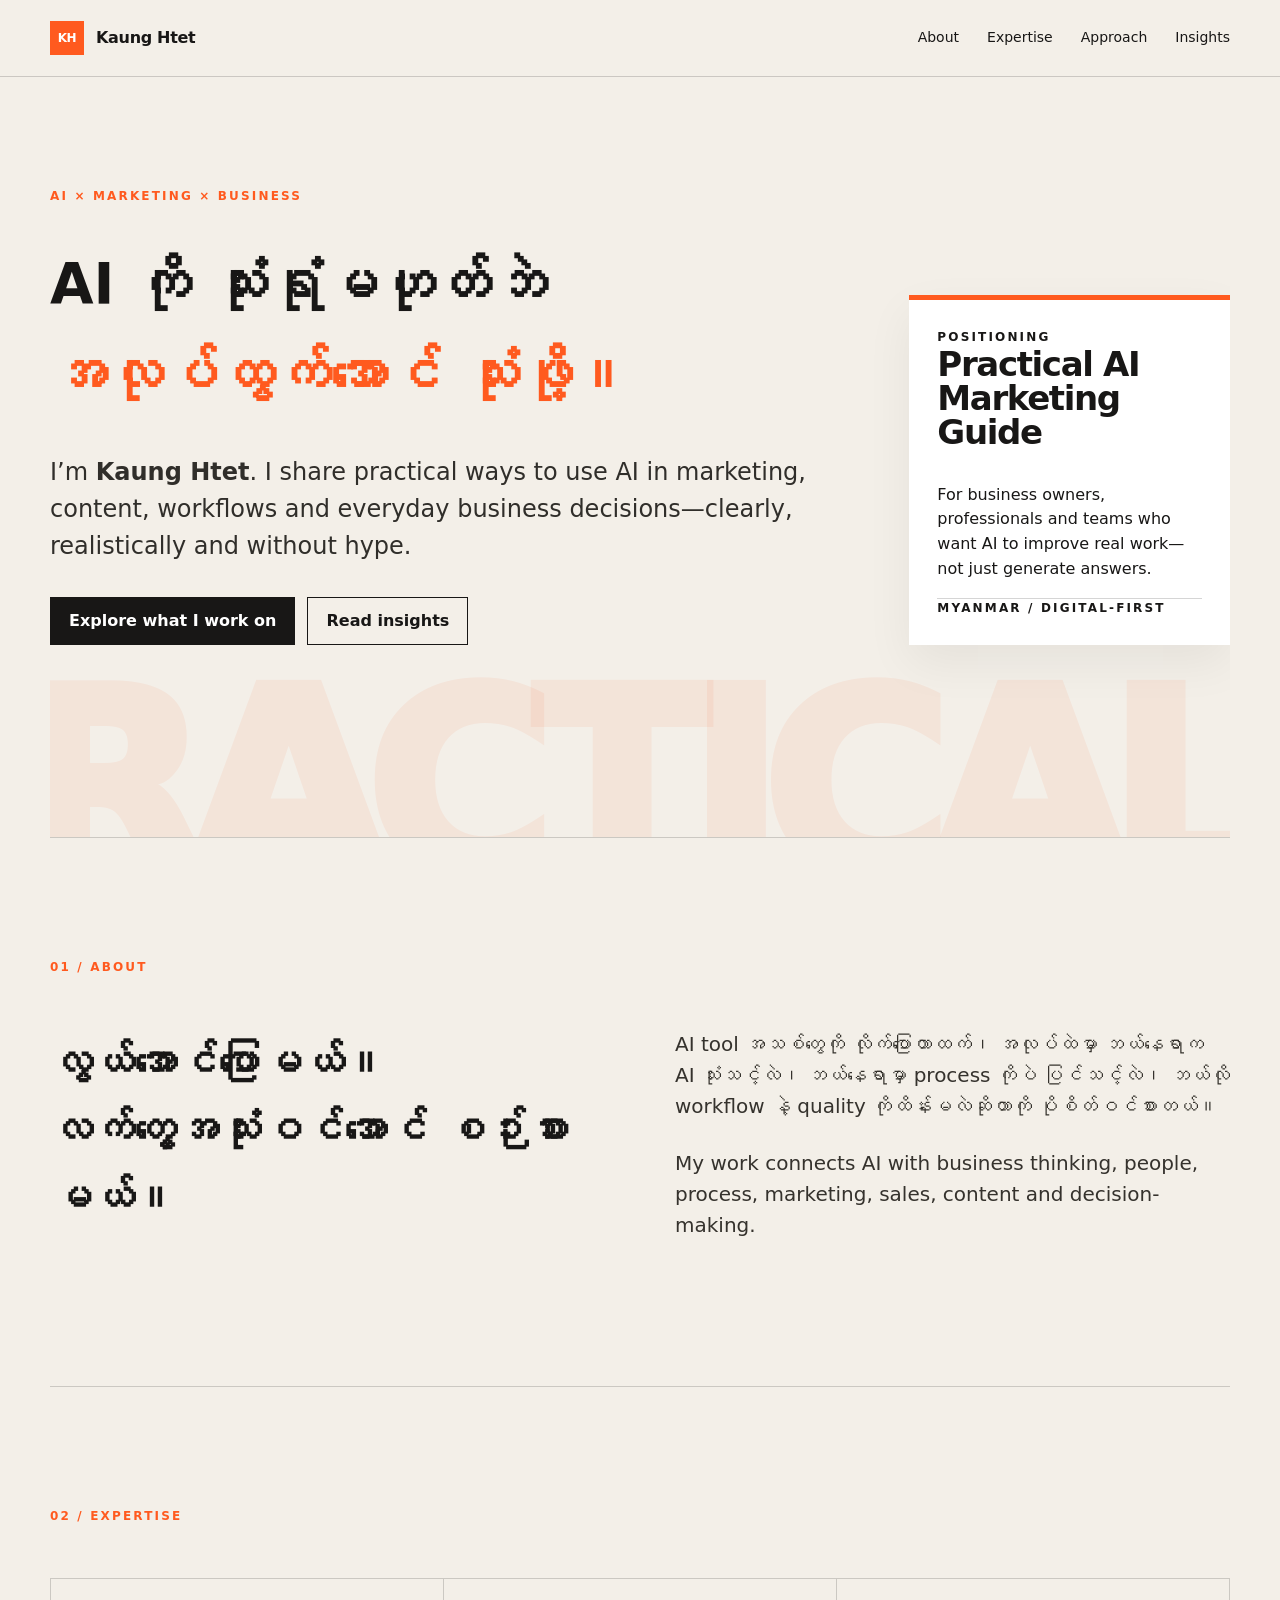
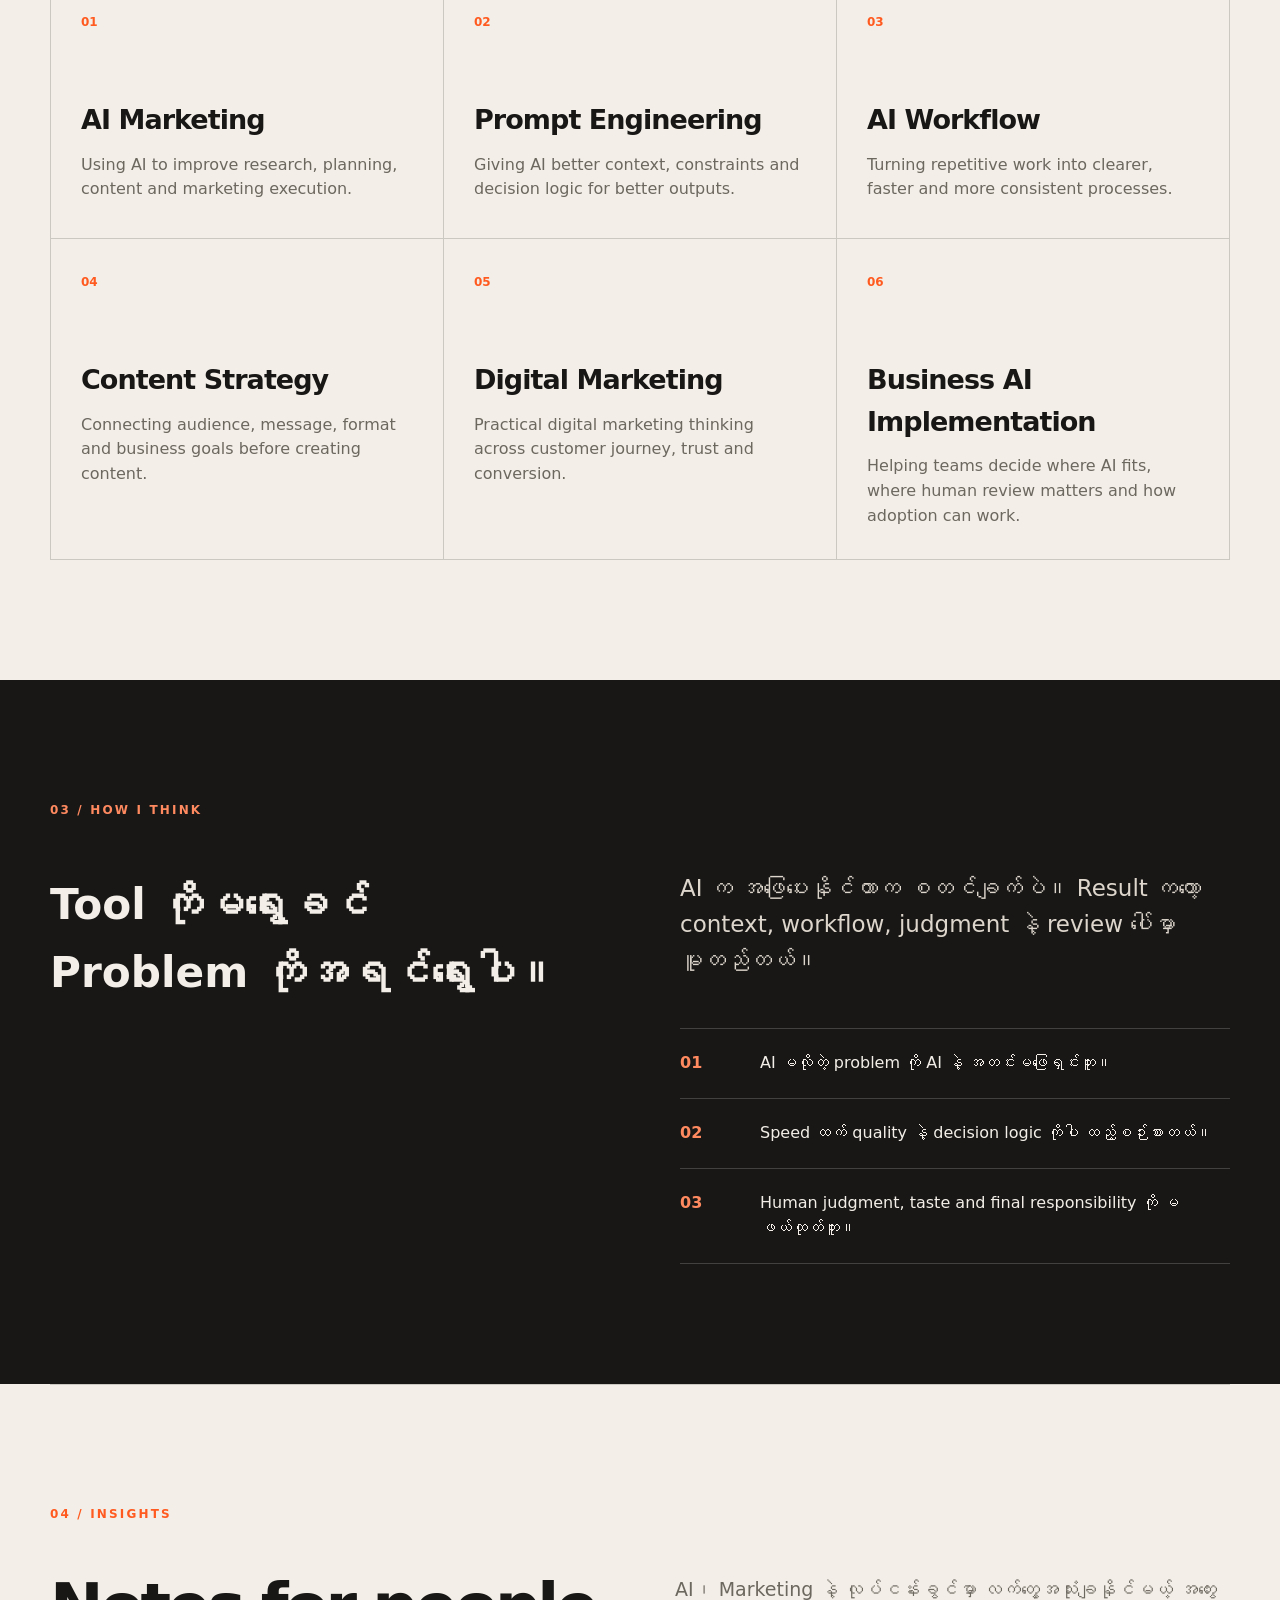
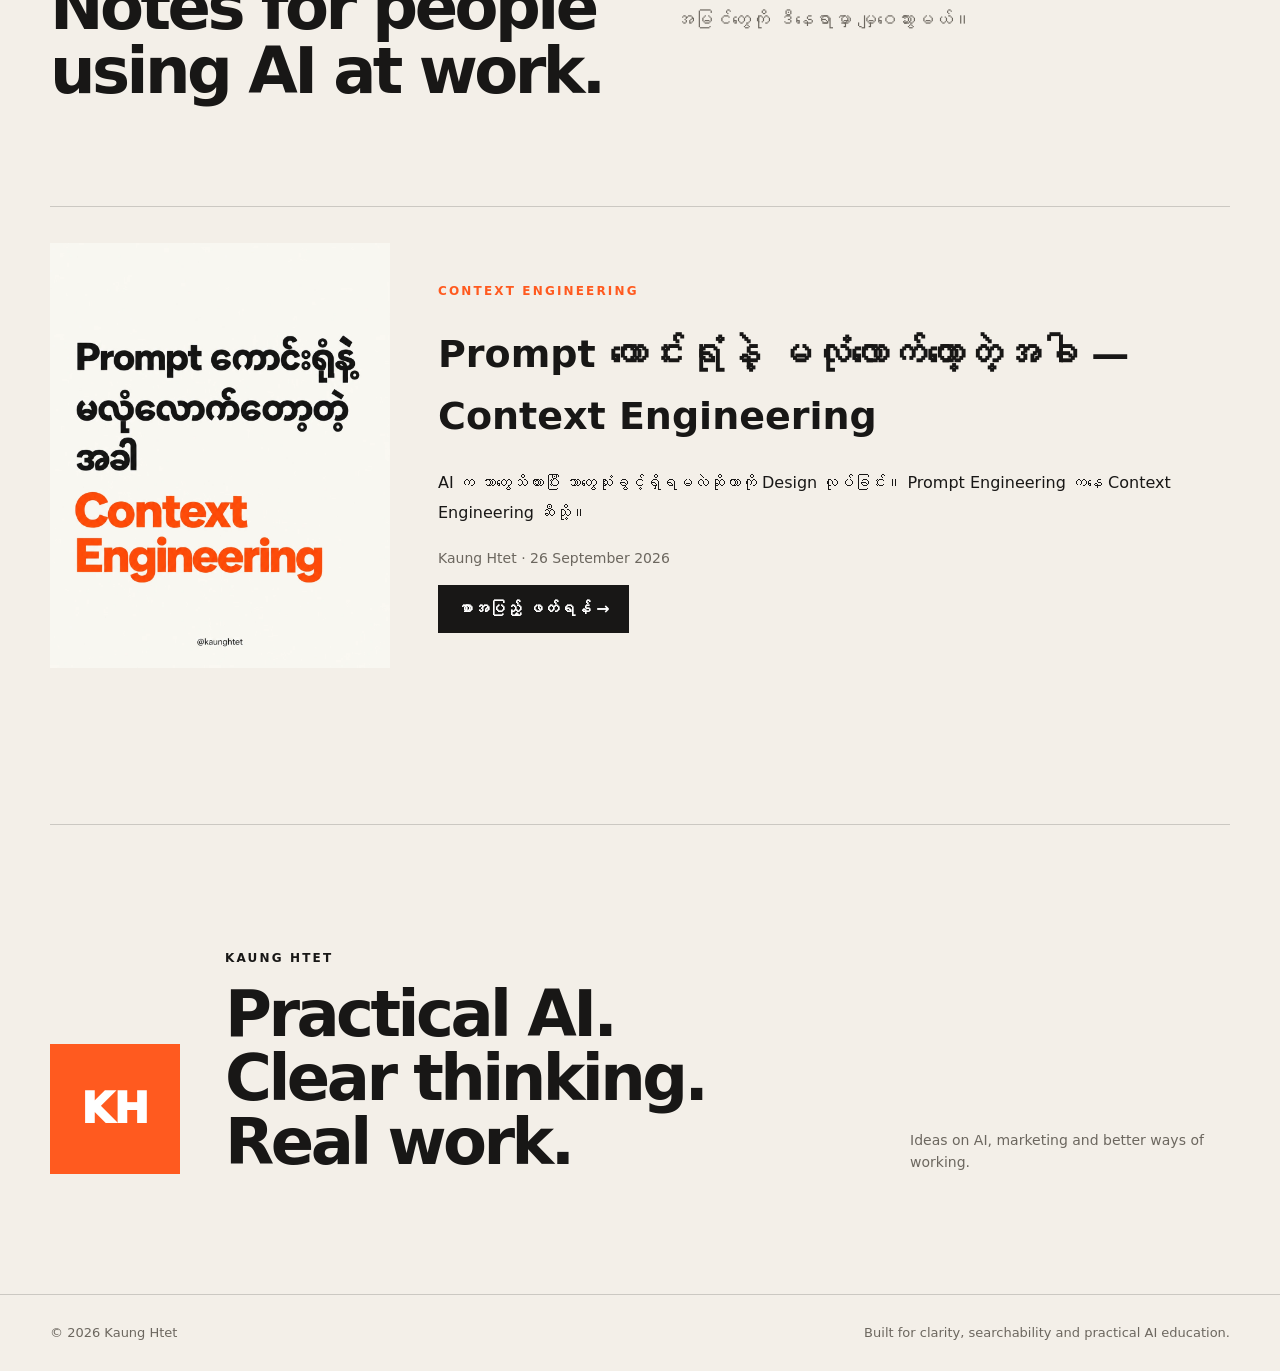
<file: index.html>
<!doctype html>
<html lang="en">
<head>
  <meta charset="utf-8" />
  <meta name="viewport" content="width=device-width, initial-scale=1" />
  <title>Kaung Htet — AI Marketing & Business AI</title>
  <meta name="description" content="Kaung Htet shares practical AI marketing, prompt engineering, AI workflow, content strategy, digital marketing, and business AI implementation for Myanmar businesses and professionals." />
  <meta name="robots" content="index,follow,max-image-preview:large,max-snippet:-1,max-video-preview:-1" />
  <meta name="theme-color" content="#F3EFE8" />
  <link rel="canonical" href="https://aungcocoadesigner-cpu.github.io/" />
  <meta property="og:type" content="website" />
  <meta property="og:url" content="https://aungcocoadesigner-cpu.github.io/" />
  <meta property="og:title" content="Kaung Htet — AI Marketing & Business AI" />
  <meta property="og:description" content="Practical AI for marketing, workflow and real business use." />
  <meta property="og:locale" content="en_US" />
  <meta property="og:locale:alternate" content="my_MM" />
  <meta name="twitter:card" content="summary_large_image" />
  <link rel="stylesheet" href="styles.css" />
  <link rel="stylesheet" href="posts.css" />
  <script type="application/ld+json">
  {
    "@context": "https://schema.org",
    "@type": "ProfilePage",
    "name": "Kaung Htet",
    "url": "https://aungcocoadesigner-cpu.github.io/",
    "mainEntity": {
      "@type": "Person",
      "name": "Kaung Htet",
      "url": "https://aungcocoadesigner-cpu.github.io/",
      "jobTitle": "AI Marketing & Business AI Practitioner",
      "description": "Practical AI marketing, prompt engineering, AI workflow, content strategy, digital marketing and business AI implementation.",
      "knowsAbout": [
        "AI Marketing",
        "Prompt Engineering",
        "AI Workflow",
        "Content Strategy",
        "Digital Marketing",
        "Business AI Implementation"
      ]
    }
  }
  </script>
</head>
<body>
  <a class="skip-link" href="#main">Skip to content</a>

  <header class="site-header">
    <div class="shell nav-wrap">
      <a class="brand" href="#top" aria-label="Kaung Htet home">
        <span class="brand-mark">KH</span>
        <span>Kaung Htet</span>
      </a>
      <button class="menu-button" type="button" aria-expanded="false" aria-controls="site-nav">Menu</button>
      <nav id="site-nav" class="site-nav" aria-label="Primary navigation">
        <a href="#about">About</a>
        <a href="#expertise">Expertise</a>
        <a href="#thinking">Approach</a>
        <a href="#insights">Insights</a>
      </nav>
    </div>
  </header>

  <main id="main">
    <section id="top" class="hero shell">
      <div class="eyebrow">AI × MARKETING × BUSINESS</div>
      <div class="hero-grid">
        <div>
          <h1 lang="my">AI ကို သုံးရုံမဟုတ်ဘဲ<br><span>အလုပ်ထွက်အောင် သုံးဖို့။</span></h1>
          <p class="hero-copy">
            I’m <strong>Kaung Htet</strong>. I share practical ways to use AI in marketing,
            content, workflows and everyday business decisions—clearly, realistically and without hype.
          </p>
          <div class="hero-actions">
            <a class="button primary" href="#expertise">Explore what I work on</a>
            <a class="button ghost" href="#insights">Read insights</a>
          </div>
        </div>
        <aside class="hero-card" aria-label="Profile summary">
          <span class="micro">POSITIONING</span>
          <p class="big-card-copy">Practical AI Marketing Guide</p>
          <p>For business owners, professionals and teams who want AI to improve real work—not just generate answers.</p>
          <div class="card-rule"></div>
          <span class="micro">MYANMAR / DIGITAL-FIRST</span>
        </aside>
      </div>
      <div class="hero-word" aria-hidden="true">PRACTICAL</div>
    </section>

    <section id="about" class="section shell">
      <div class="section-label">01 / ABOUT</div>
      <div class="two-col">
        <h2 lang="my">လွယ်အောင်ပြောမယ်။<br>လက်တွေ့အသုံးဝင်အောင် စဉ်းစားမယ်။</h2>
        <div class="prose">
          <p>
            AI tool အသစ်တွေကို လိုက်ပြောတာထက်၊ အလုပ်ထဲမှာ ဘယ်နေရာက AI သုံးသင့်လဲ၊
            ဘယ်နေရာမှာ process ကိုပဲ ပြင်သင့်လဲ၊ ဘယ်လို workflow နဲ့ quality ကိုထိန်းမလဲဆိုတာကို ပိုစိတ်ဝင်စားတယ်။
          </p>
          <p>
            My work connects AI with business thinking, people, process, marketing, sales, content and decision-making.
          </p>
        </div>
      </div>
    </section>

    <section id="expertise" class="section shell">
      <div class="section-label">02 / EXPERTISE</div>
      <div class="expertise-grid">
        <article class="expertise-card"><span>01</span><h3>AI Marketing</h3><p>Using AI to improve research, planning, content and marketing execution.</p></article>
        <article class="expertise-card"><span>02</span><h3>Prompt Engineering</h3><p>Giving AI better context, constraints and decision logic for better outputs.</p></article>
        <article class="expertise-card"><span>03</span><h3>AI Workflow</h3><p>Turning repetitive work into clearer, faster and more consistent processes.</p></article>
        <article class="expertise-card"><span>04</span><h3>Content Strategy</h3><p>Connecting audience, message, format and business goals before creating content.</p></article>
        <article class="expertise-card"><span>05</span><h3>Digital Marketing</h3><p>Practical digital marketing thinking across customer journey, trust and conversion.</p></article>
        <article class="expertise-card"><span>06</span><h3>Business AI Implementation</h3><p>Helping teams decide where AI fits, where human review matters and how adoption can work.</p></article>
      </div>
    </section>

    <section id="thinking" class="section inverse">
      <div class="shell">
        <div class="section-label light">03 / HOW I THINK</div>
        <div class="thinking-grid">
          <h2 lang="my">Tool ကိုမရွေးခင်<br>Problem ကိုအရင်ရွေးပါ။</h2>
          <div>
            <p class="lead">AI က အဖြေပေးနိုင်တာက စတင်ချက်ပဲ။ Result ကတော့ context, workflow, judgment နဲ့ review ပေါ်မှာ မူတည်တယ်။</p>
            <div class="principles">
              <div><span>01</span><p>AI မလိုတဲ့ problem ကို AI နဲ့ အတင်းမဖြေရှင်းဘူး။</p></div>
              <div><span>02</span><p>Speed ထက် quality နဲ့ decision logic ကိုပါ ထည့်စဉ်းစားတယ်။</p></div>
              <div><span>03</span><p>Human judgment, taste and final responsibility ကို မဖယ်ထုတ်ဘူး။</p></div>
            </div>
          </div>
        </div>
      </div>
    </section>

    <section id="insights" class="section shell">
      <div class="section-label">04 / INSIGHTS</div>
      <div class="two-col insights-head">
        <h2>Notes for people<br>using AI at work.</h2>
        <p>AI၊ Marketing နဲ့ လုပ်ငန်းခွင်မှာ လက်တွေ့အသုံးချနိုင်မယ့် အတွေးအမြင်တွေကို ဒီနေရာမှာ မျှဝေသွားမယ်။</p>
      </div>
      <article class="post-preview">
<a class="post-preview-image" href="/insights/context-engineering/" aria-label="Prompt ကောင်းရုံနဲ့ မလုံလောက်တော့တဲ့အခါ — Context Engineering"><img src="/assets/context-engineering.webp" width="1122" height="1402" alt="Context Engineering — @kaunghtet" loading="lazy"></a>
<div><span class="tag">CONTEXT ENGINEERING</span><h3 lang="my"><a href="/insights/context-engineering/">Prompt ကောင်းရုံနဲ့ မလုံလောက်တော့တဲ့အခါ — Context Engineering</a></h3><p lang="my">AI က ဘာတွေသိထားပြီး ဘာတွေသုံးခွင့်ရှိရမလဲဆိုတာကို Design လုပ်ခြင်း။ Prompt Engineering ကနေ Context Engineering ဆီသို့။</p><p class="post-meta">Kaung Htet · 26 September 2026</p><a class="button primary" href="/insights/context-engineering/">စာအပြည့် ဖတ်ရန် →</a></div></article>
    </section>

    <section class="section shell final-cta">
      <div class="accent-box">KH</div>
      <div>
        <span class="micro">KAUNG HTET</span>
        <h2>Practical AI.<br>Clear thinking.<br>Real work.</h2>
      </div>
      <p class="small-note">Ideas on AI, marketing and better ways of working.</p>
    </section>
  </main>

  <footer class="site-footer">
    <div class="shell footer-grid">
      <p>© <span id="year"></span> Kaung Htet</p>
      <p>Built for clarity, searchability and practical AI education.</p>
    </div>
  </footer>

  <script src="script.js"></script>
</body>
</html>
</file>
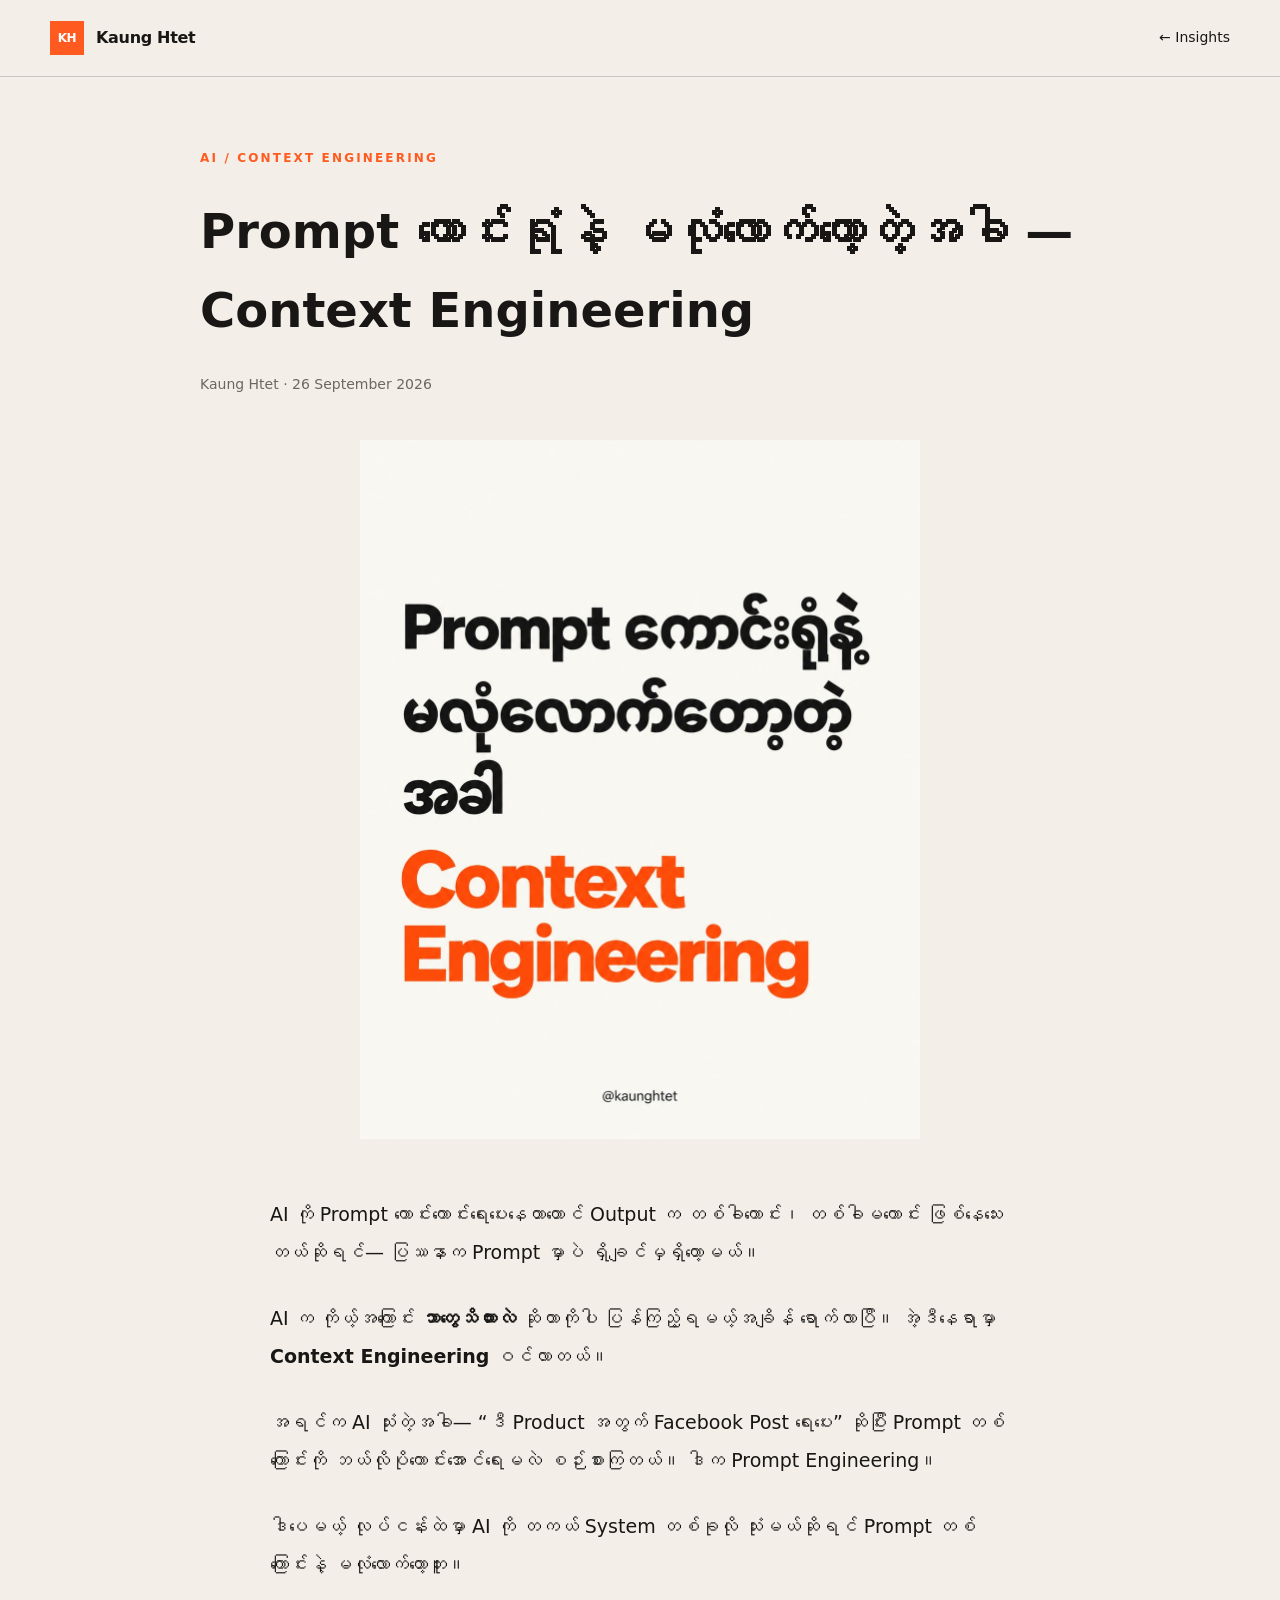
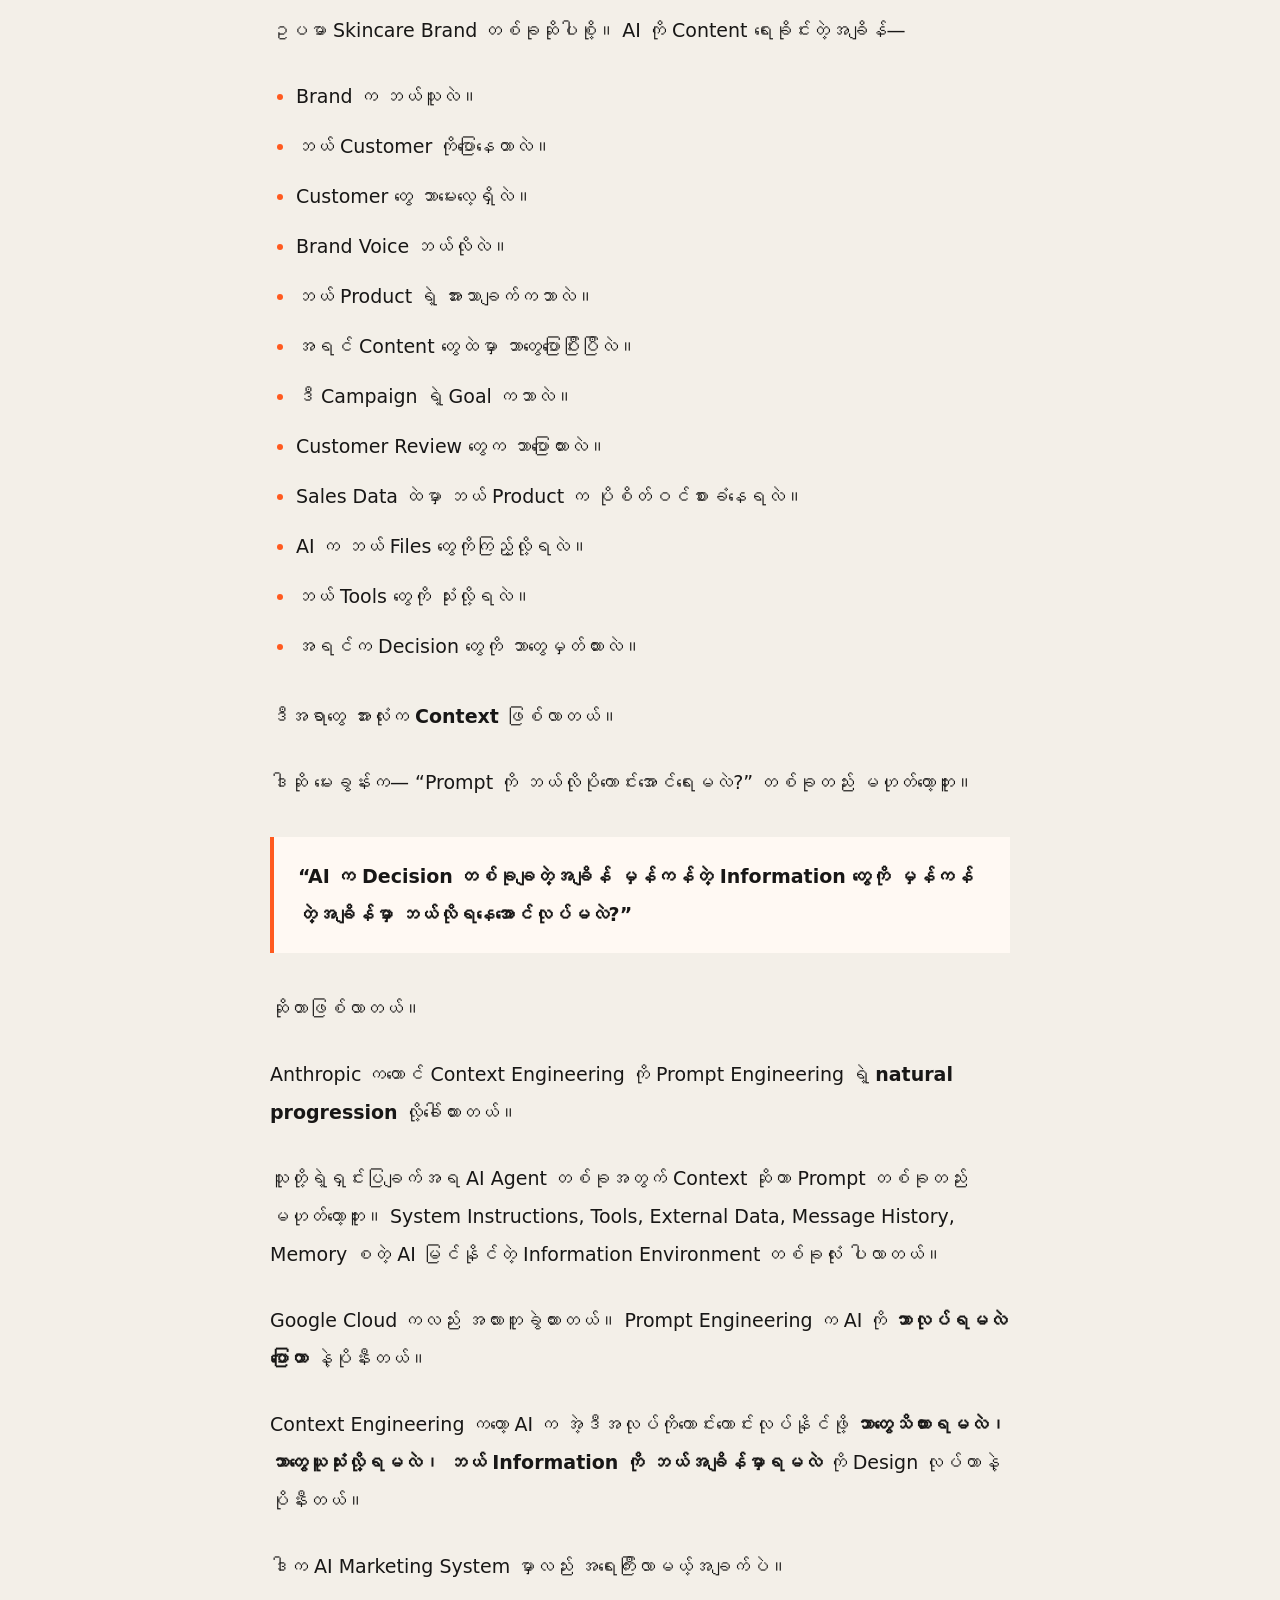
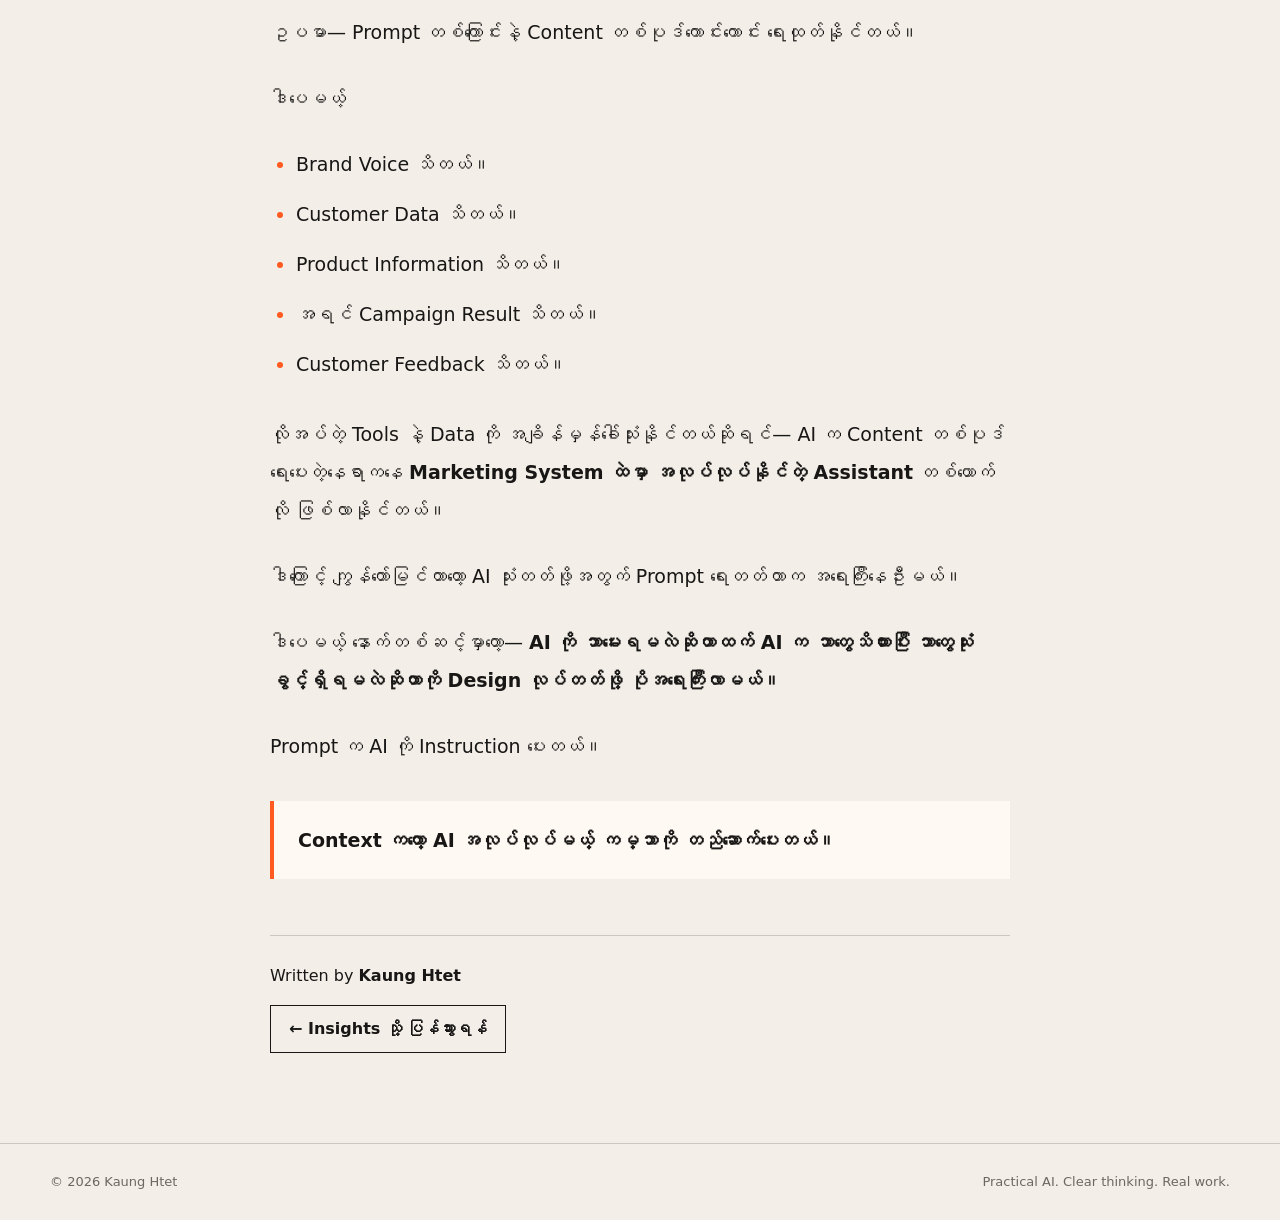
<file: insights/context-engineering/index.html>
<!doctype html>
<html lang="my"><head><meta charset="utf-8"><meta name="viewport" content="width=device-width, initial-scale=1">
<title>Prompt ကောင်းရုံနဲ့ မလုံလောက်တော့တဲ့အခါ — Context Engineering | Kaung Htet</title><meta name="description" content="AI က ဘာတွေသိထားပြီး ဘာတွေသုံးခွင့်ရှိရမလဲဆိုတာကို Design လုပ်ခြင်း။ Prompt Engineering ကနေ Context Engineering ဆီသို့။"><link rel="canonical" href="https://aungcocoadesigner-cpu.github.io/insights/context-engineering/">
<meta name="robots" content="index,follow,max-image-preview:large"><meta name="theme-color" content="#F3EFE8">
<meta property="og:type" content="article"><meta property="og:title" content="Prompt ကောင်းရုံနဲ့ မလုံလောက်တော့တဲ့အခါ — Context Engineering"><meta property="og:description" content="AI က ဘာတွေသိထားပြီး ဘာတွေသုံးခွင့်ရှိရမလဲဆိုတာကို Design လုပ်ခြင်း။ Prompt Engineering ကနေ Context Engineering ဆီသို့။"><meta property="og:url" content="https://aungcocoadesigner-cpu.github.io/insights/context-engineering/"><meta property="og:image" content="https://aungcocoadesigner-cpu.github.io/assets/context-engineering.webp"><meta property="og:locale" content="my_MM">
<meta name="twitter:card" content="summary_large_image"><meta name="twitter:image" content="https://aungcocoadesigner-cpu.github.io/assets/context-engineering.webp">
<link rel="stylesheet" href="/styles.css"><link rel="stylesheet" href="/posts.css">
<script type="application/ld+json">{"@context": "https://schema.org", "@type": "BlogPosting", "headline": "Prompt ကောင်းရုံနဲ့ မလုံလောက်တော့တဲ့အခါ — Context Engineering", "description": "AI က ဘာတွေသိထားပြီး ဘာတွေသုံးခွင့်ရှိရမလဲဆိုတာကို Design လုပ်ခြင်း။ Prompt Engineering ကနေ Context Engineering ဆီသို့။", "image": ["https://aungcocoadesigner-cpu.github.io/assets/context-engineering.webp"], "datePublished": "2026-09-26T12:53:35+06:30", "dateModified": "2026-09-26T12:53:35+06:30", "author": {"@type": "Person", "name": "Kaung Htet", "url": "https://aungcocoadesigner-cpu.github.io/"}, "mainEntityOfPage": "https://aungcocoadesigner-cpu.github.io/insights/context-engineering/", "inLanguage": "my"}</script></head>
<body><a class="skip-link" href="#main">စာဖတ်ရန်</a>
<header class="site-header"><div class="shell nav-wrap"><a class="brand" href="/" lang="en"><span class="brand-mark">KH</span><span>Kaung Htet</span></a><a class="back-link" href="/#insights">← Insights</a></div></header>
<main id="main" class="post-shell"><article>
<header class="post-heading"><p class="eyebrow" lang="en">AI / CONTEXT ENGINEERING</p><h1 lang="my">Prompt ကောင်းရုံနဲ့ မလုံလောက်တော့တဲ့အခါ — Context Engineering</h1><p class="post-meta" lang="en">Kaung Htet · <time datetime="2026-09-26">26 September 2026</time></p></header>
<figure class="post-cover"><img src="/assets/context-engineering.webp" width="1122" height="1402" alt="Prompt ကောင်းရုံနဲ့ မလုံလောက်တော့တဲ့အခါ — Context Engineering၊ @kaunghtet" fetchpriority="high"></figure>
<div class="post-body"><p>AI ကို Prompt ကောင်းကောင်းရေးပေးနေတာတောင် Output က တစ်ခါကောင်း၊ တစ်ခါမကောင်း ဖြစ်နေသေးတယ်ဆိုရင်— ပြဿနာက Prompt မှာပဲ ရှိချင်မှရှိတော့မယ်။</p>
<p>AI က ကိုယ့်အကြောင်း <strong>ဘာတွေသိထားလဲ</strong> ဆိုတာကိုပါ ပြန်ကြည့်ရမယ့်အချိန် ရောက်လာပြီ။ အဲ့ဒီနေရာမှာ <strong>Context Engineering</strong> ဝင်လာတယ်။</p>
<p>အရင်က AI သုံးတဲ့အခါ— “ဒီ Product အတွက် Facebook Post ရေးပေး” ဆိုပြီး Prompt တစ်ကြောင်းကို ဘယ်လိုပိုကောင်းအောင်ရေးမလဲ စဉ်းစားကြတယ်။ ဒါက Prompt Engineering။</p>
<p>ဒါပေမယ့် လုပ်ငန်းထဲမှာ AI ကို တကယ် System တစ်ခုလို သုံးမယ်ဆိုရင် Prompt တစ်ကြောင်းနဲ့ မလုံလောက်တော့ဘူး။</p>
<p>ဥပမာ Skincare Brand တစ်ခုဆိုပါစို့။ AI ကို Content ရေးခိုင်းတဲ့အချိန်—</p>
<ul>
<li>Brand က ဘယ်သူလဲ။</li>
<li>ဘယ် Customer ကိုပြောနေတာလဲ။</li>
<li>Customer တွေ ဘာမေးလေ့ရှိလဲ။</li>
<li>Brand Voice ဘယ်လိုလဲ။</li>
<li>ဘယ် Product ရဲ့ အားသာချက်ကဘာလဲ။</li>
<li>အရင် Content တွေထဲမှာ ဘာတွေပြောပြီးပြီလဲ။</li>
<li>ဒီ Campaign ရဲ့ Goal ကဘာလဲ။</li>
<li>Customer Review တွေက ဘာပြောထားလဲ။</li>
<li>Sales Data ထဲမှာ ဘယ် Product က ပိုစိတ်ဝင်စားခံနေရလဲ။</li>
<li>AI က ဘယ် Files တွေကိုကြည့်လို့ရလဲ။</li>
<li>ဘယ် Tools တွေကို သုံးလို့ရလဲ။</li>
<li>အရင်က Decision တွေကို ဘာတွေမှတ်ထားလဲ။</li>
</ul>
<p>ဒီအရာတွေ အားလုံးက <strong>Context</strong> ဖြစ်လာတယ်။</p>
<p>ဒါဆို မေးခွန်းက— “Prompt ကို ဘယ်လိုပိုကောင်းအောင်ရေးမလဲ?” တစ်ခုတည်း မဟုတ်တော့ဘူး။</p>
<blockquote><p><strong>“AI က Decision တစ်ခုချတဲ့အချိန် မှန်ကန်တဲ့ Information တွေကို မှန်ကန်တဲ့အချိန်မှာ ဘယ်လိုရနေအောင်လုပ်မလဲ?”</strong></p></blockquote>
<p>ဆိုတာဖြစ်လာတယ်။</p>
<p>Anthropic ကတောင် Context Engineering ကို Prompt Engineering ရဲ့ <strong>natural progression</strong> လို့ခေါ်ထားတယ်။</p>
<p>သူတို့ရဲ့ရှင်းပြချက်အရ AI Agent တစ်ခုအတွက် Context ဆိုတာ Prompt တစ်ခုတည်း မဟုတ်တော့ဘူး။ System Instructions, Tools, External Data, Message History, Memory စတဲ့ AI မြင်နိုင်တဲ့ Information Environment တစ်ခုလုံး ပါလာတယ်။</p>
<p>Google Cloud ကလည်း အလားတူခွဲထားတယ်။ Prompt Engineering က AI ကို <strong>ဘာလုပ်ရမလဲပြောတာ</strong> နဲ့ပိုနီးတယ်။</p>
<p>Context Engineering ကတော့ AI က အဲ့ဒီအလုပ်ကိုကောင်းကောင်းလုပ်နိုင်ဖို့ <strong>ဘာတွေသိထားရမလဲ၊ ဘာတွေယူသုံးလို့ရမလဲ၊ ဘယ် Information ကို ဘယ်အချိန်မှာရမလဲ</strong> ကို Design လုပ်တာနဲ့ပိုနီးတယ်။</p>
<p>ဒါက AI Marketing System မှာလည်း အရေးကြီးလာမယ့်အချက်ပဲ။</p>
<p>ဥပမာ— Prompt တစ်ကြောင်းနဲ့ Content တစ်ပုဒ်ကောင်းကောင်း ရေးထုတ်နိုင်တယ်။</p>
<p>ဒါပေမယ့်</p>
<ul>
<li>Brand Voice သိတယ်။</li>
<li>Customer Data သိတယ်။</li>
<li>Product Information သိတယ်။</li>
<li>အရင် Campaign Result သိတယ်။</li>
<li>Customer Feedback သိတယ်။</li>
</ul>
<p>လိုအပ်တဲ့ Tools နဲ့ Data ကို အချိန်မှန်ခေါ်သုံးနိုင်တယ်ဆိုရင်— AI က Content တစ်ပုဒ်ရေးပေးတဲ့နေရာကနေ <strong>Marketing System ထဲမှာ အလုပ်လုပ်နိုင်တဲ့ Assistant</strong> တစ်ယောက်လို ဖြစ်လာနိုင်တယ်။</p>
<p>ဒါကြောင့် ကျွန်တော်မြင်တာတော့ AI သုံးတတ်ဖို့အတွက် Prompt ရေးတတ်တာက အရေးကြီးနေဦးမယ်။</p>
<p>ဒါပေမယ့် နောက်တစ်ဆင့်မှာတော့— <strong>AI ကို ဘာမေးရမလဲဆိုတာထက် AI က ဘာတွေသိထားပြီး ဘာတွေသုံးခွင့်ရှိရမလဲဆိုတာကို Design လုပ်တတ်ဖို့ ပိုအရေးကြီးလာမယ်။</strong></p>
<p>Prompt က AI ကို Instruction ပေးတယ်။</p>
<blockquote><p><strong>Context ကတော့ AI အလုပ်လုပ်မယ့် ကမ္ဘာကို တည်ဆောက်ပေးတယ်။</strong></p></blockquote>
</div>
<footer class="post-end"><p lang="en">Written by <strong>Kaung Htet</strong></p><a class="button ghost" href="/#insights">← Insights သို့ ပြန်သွားရန်</a></footer>
</article></main><footer class="site-footer"><div class="shell footer-grid" lang="en"><p>© 2026 Kaung Htet</p><p>Practical AI. Clear thinking. Real work.</p></div></footer></body></html>
</file>
<file: styles.css>
:root {
  --paper: #f3efe8;
  --ink: #181716;
  --muted: #6c675f;
  --accent: #ff5a1f;
  --line: rgba(24, 23, 22, 0.18);
  --max: 1180px;
}

* { box-sizing: border-box; }
html { scroll-behavior: smooth; }
body {
  margin: 0;
  background: var(--paper);
  color: var(--ink);
  font-family: Inter, ui-sans-serif, system-ui, -apple-system, BlinkMacSystemFont, "Segoe UI", sans-serif;
  line-height: 1.55;
}
a { color: inherit; }
.shell { width: min(var(--max), calc(100% - 40px)); margin: 0 auto; }
.skip-link { position:absolute; left:-9999px; }
.skip-link:focus { left:20px; top:20px; z-index:999; background:#fff; padding:10px 14px; }

.site-header {
  position: sticky; top: 0; z-index: 20;
  background: color-mix(in srgb, var(--paper) 90%, transparent);
  backdrop-filter: blur(14px);
  border-bottom: 1px solid var(--line);
}
.nav-wrap { height: 76px; display:flex; align-items:center; justify-content:space-between; gap:24px; }
.brand { display:flex; align-items:center; gap:12px; text-decoration:none; font-weight:800; letter-spacing:-0.02em; }
.brand-mark { display:grid; place-items:center; width:34px; height:34px; background:var(--accent); color:#fff; font-size:12px; }
.site-nav { display:flex; gap:28px; font-size:14px; }
.site-nav a { text-decoration:none; }
.site-nav a:hover { color:var(--accent); }
.menu-button { display:none; border:1px solid var(--ink); background:transparent; padding:8px 12px; font:inherit; }

.hero { position:relative; min-height:760px; padding-top:110px; padding-bottom:80px; overflow:hidden; }
.eyebrow, .section-label, .micro, .tag { font-size:12px; letter-spacing:.18em; text-transform:uppercase; font-weight:800; }
.eyebrow { color:var(--accent); margin-bottom:34px; }
.hero-grid { display:grid; grid-template-columns: minmax(0,1.6fr) minmax(280px,.65fr); gap:70px; align-items:end; }
h1, h2, h3, p { margin-top:0; }
h1 { font-size:clamp(54px, 7vw, 100px); line-height:.95; letter-spacing:-.065em; margin-bottom:34px; max-width:900px; }
h1 span { color:var(--accent); }
.hero-copy { max-width:760px; font-size:clamp(18px,2vw,24px); color:#302e2a; }
.hero-actions { display:flex; flex-wrap:wrap; gap:12px; margin-top:32px; }
.button { display:inline-flex; align-items:center; justify-content:center; min-height:48px; padding:0 18px; text-decoration:none; border:1px solid var(--ink); font-weight:750; }
.button.primary { background:var(--ink); color:#fff; }
.button.ghost:hover { background:#fff; }
.hero-card { border-top:5px solid var(--accent); background:#fff; padding:28px; min-height:320px; display:flex; flex-direction:column; justify-content:space-between; box-shadow: 0 18px 45px rgba(0,0,0,.06); }
.big-card-copy { font-size:34px; line-height:1; letter-spacing:-.04em; font-weight:900; }
.card-rule { height:1px; background:var(--line); }
.hero-word { position:absolute; right:-16px; bottom:-80px; font-size:clamp(120px,20vw,300px); line-height:1; font-weight:950; letter-spacing:-.08em; color:rgba(255,90,31,.07); pointer-events:none; }

.section { padding:120px 0; border-top:1px solid var(--line); }
.section-label { color:var(--accent); margin-bottom:52px; }
.section-label.light { color:#ff8a60; }
.two-col { display:grid; grid-template-columns:1fr 1fr; gap:70px; align-items:start; }
h2 { font-size:clamp(42px,5vw,72px); line-height:1; letter-spacing:-.055em; }
.prose { font-size:20px; color:#35322d; }
.prose p + p { margin-top:26px; }

.expertise-grid { display:grid; grid-template-columns:repeat(3, 1fr); border-top:1px solid var(--line); border-left:1px solid var(--line); }
.expertise-card { padding:30px; min-height:260px; border-right:1px solid var(--line); border-bottom:1px solid var(--line); }
.expertise-card > span { color:var(--accent); font-size:12px; font-weight:900; }
.expertise-card h3 { margin:65px 0 12px; font-size:27px; letter-spacing:-.035em; }
.expertise-card p { color:var(--muted); margin-bottom:0; }

.inverse { background:var(--ink); color:var(--paper); }
.thinking-grid { display:grid; grid-template-columns:1fr 1fr; gap:80px; }
.lead { font-size:23px; color:#ddd6cc; }
.principles { margin-top:50px; border-top:1px solid rgba(255,255,255,.18); }
.principles > div { display:grid; grid-template-columns:70px 1fr; gap:10px; padding:22px 0; border-bottom:1px solid rgba(255,255,255,.18); }
.principles span { color:#ff8a60; font-weight:900; }
.principles p { margin:0; }

.insights-head { margin-bottom:50px; }
.insights-head > p { font-size:19px; color:var(--muted); max-width:560px; }
.insight-list { border-top:1px solid var(--line); }
.insight-list article { display:grid; grid-template-columns:180px 1fr 100px; gap:28px; align-items:center; padding:26px 0; border-bottom:1px solid var(--line); }
.insight-list h3 { font-size:24px; letter-spacing:-.03em; margin:0; }
.insight-list p { margin:0; color:var(--muted); text-align:right; }
.tag { color:var(--accent); }

.final-cta { display:grid; grid-template-columns:130px 1fr minmax(220px, .5fr); gap:45px; align-items:end; }
.accent-box { width:130px; aspect-ratio:1; display:grid; place-items:center; background:var(--accent); color:#fff; font-size:42px; font-weight:950; }
.final-cta h2 { margin:12px 0 0; }
.small-note { color:var(--muted); font-size:14px; margin:0; }

.site-footer { border-top:1px solid var(--line); padding:28px 0; }
.footer-grid { display:flex; justify-content:space-between; gap:20px; color:var(--muted); font-size:13px; }
.footer-grid p { margin:0; }

@media (max-width: 860px) {
  .shell { width:min(100% - 28px, var(--max)); }
  .menu-button { display:block; }
  .site-nav { display:none; position:absolute; top:76px; left:0; right:0; padding:20px; background:var(--paper); border-bottom:1px solid var(--line); flex-direction:column; }
  .site-nav.open { display:flex; }
  .hero { min-height:auto; padding-top:75px; }
  .hero-grid, .two-col, .thinking-grid, .final-cta { grid-template-columns:1fr; gap:38px; }
  .hero-card { max-width:520px; }
  .expertise-grid { grid-template-columns:1fr; }
  .insight-list article { grid-template-columns:1fr; gap:10px; }
  .insight-list p { text-align:left; }
  .final-cta { align-items:start; }
}

@media (max-width: 520px) {
  .section { padding:88px 0; }
  .hero { padding-bottom:60px; }
  h1 { font-size:52px; }
  h2 { font-size:42px; }
  .hero-copy, .prose, .lead { font-size:18px; }
  .hero-actions { flex-direction:column; }
  .button { width:100%; }
  .footer-grid { flex-direction:column; }
}

/* Give Myanmar stacked characters room to render clearly. */
[lang="my"] { line-height: 1.6; letter-spacing: 0; overflow-wrap: anywhere; }
h1[lang="my"] { font-size: clamp(34px, 4.4vw, 62px); }
h2[lang="my"] { font-size: clamp(30px, 3.3vw, 46px); }
section[id] { scroll-margin-top: 95px; }
</file>
<file: posts.css>
/* Posts and article cards */
.post-preview { display:grid; grid-template-columns:minmax(200px,340px) minmax(0,1fr); gap:48px; align-items:center; padding:36px 0; border-top:1px solid var(--line); }
.post-preview-image { display:block; background:var(--paper); }
.post-preview-image img { display:block; width:100%; height:auto; }
.post-preview h3 { font-size:clamp(25px,3vw,38px); line-height:1.65; margin:20px 0; letter-spacing:0; }
.post-preview h3 a { text-decoration:none; }
.post-preview h3 a:hover { color:var(--accent); }
.post-preview p { line-height:1.9; }
.post-meta { font-size:14px; color:var(--muted); }
.post-shell { max-width:880px; width:calc(100% - 40px); margin:0 auto; padding:72px 0 90px; }
.post-heading h1[lang="my"] { font-size:clamp(29px,4vw,48px); line-height:1.65; margin:24px 0; }
.post-heading .eyebrow { margin-bottom:16px; }
.post-cover { margin:44px auto 56px; max-width:560px; }
.post-cover img { display:block; width:100%; height:auto; }
.post-body { max-width:740px; margin:auto; font-size:19px; line-height:2; overflow-wrap:anywhere; }
.post-body p { margin:0 0 28px; }
.post-body strong { font-weight:750; }
.post-body ul { padding-left:26px; margin:0 0 32px; }
.post-body li { margin-bottom:12px; }
.post-body li::marker { color:var(--accent); }
.post-body blockquote { border-left:4px solid var(--accent); padding:20px 24px; margin:36px 0; background:#fff9f3; }
.post-body blockquote p { margin:0; }
.post-end { max-width:740px; margin:56px auto 0; padding-top:28px; border-top:1px solid var(--line); }
.back-link { text-decoration:none; font-size:14px; }
@media(max-width:650px) { .post-preview { grid-template-columns:1fr; gap:24px; } .post-preview-image { max-width:360px; } .post-shell { width:calc(100% - 32px); padding-top:40px; } .post-body { font-size:17px; } .post-body blockquote { padding:16px; } }
</file>
